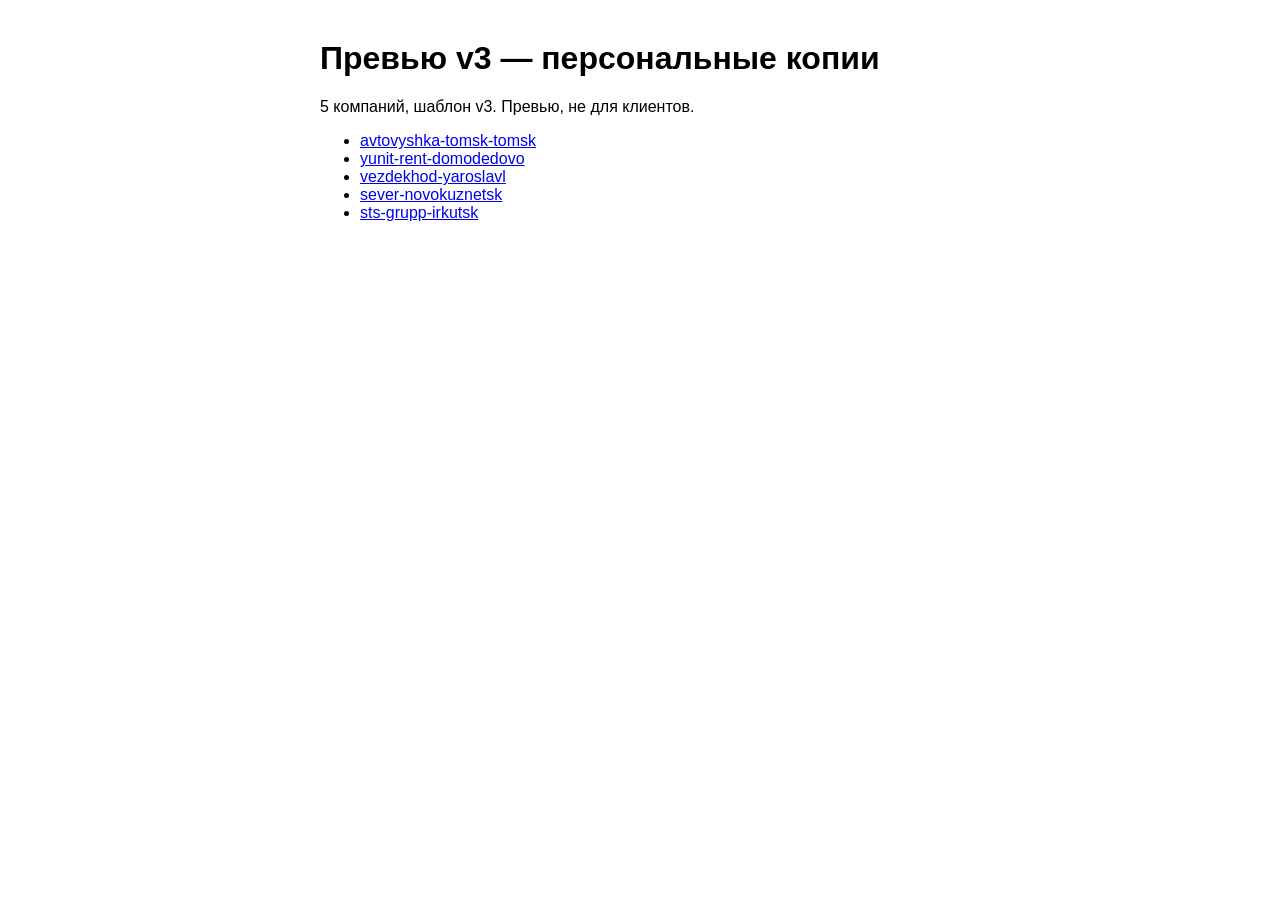
<file: index.html>
<!doctype html>
<html lang="ru"><head><meta charset="utf-8"><meta name="viewport" content="width=device-width, initial-scale=1">
<title>Превью v3 — персональные копии</title></head>
<body style="font-family:sans-serif;max-width:640px;margin:40px auto;padding:0 16px">
<h1>Превью v3 — персональные копии</h1>
<p>5 компаний, шаблон v3. Превью, не для клиентов.</p>
<ul>
  <li><a href="./avtovyshka-tomsk-tomsk/">avtovyshka-tomsk-tomsk</a></li>
  <li><a href="./yunit-rent-domodedovo/">yunit-rent-domodedovo</a></li>
  <li><a href="./vezdekhod-yaroslavl/">vezdekhod-yaroslavl</a></li>
  <li><a href="./sever-novokuznetsk/">sever-novokuznetsk</a></li>
  <li><a href="./sts-grupp-irkutsk/">sts-grupp-irkutsk</a></li>
</ul>
</body></html>
</file>
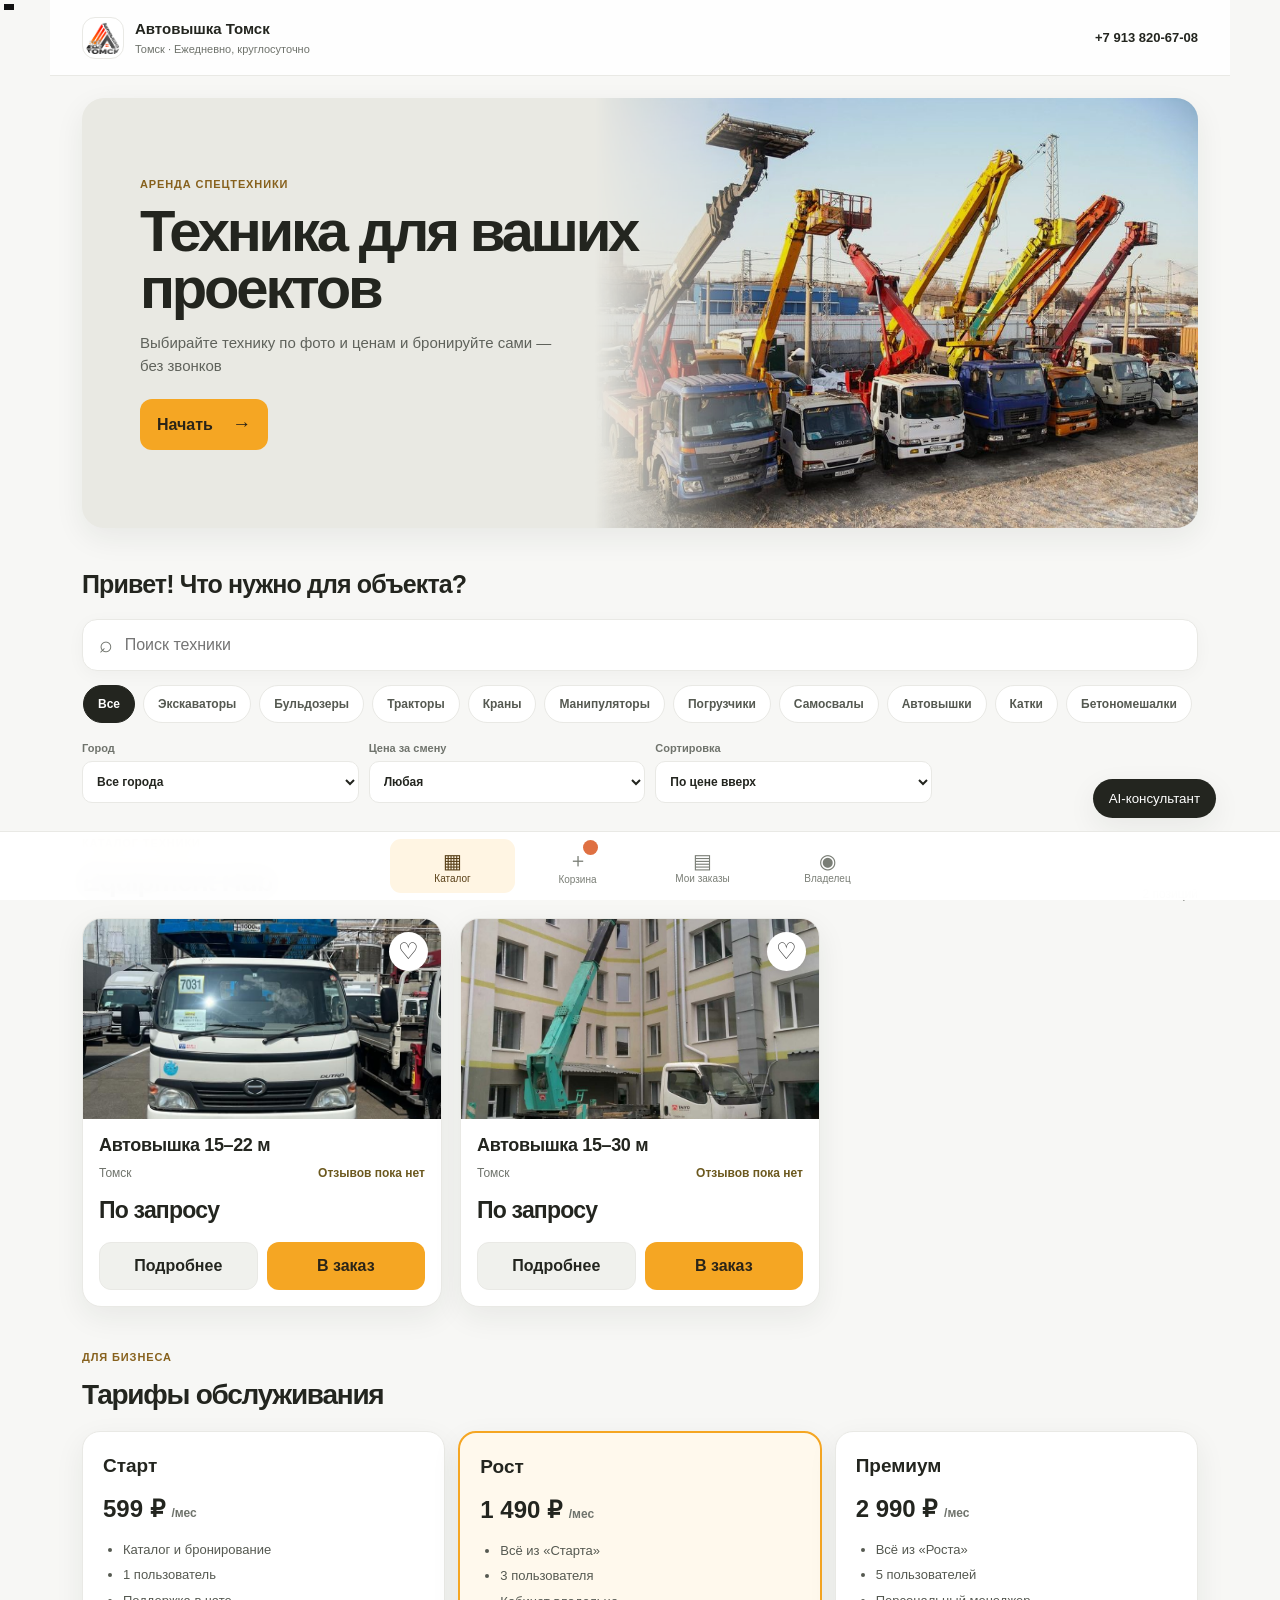
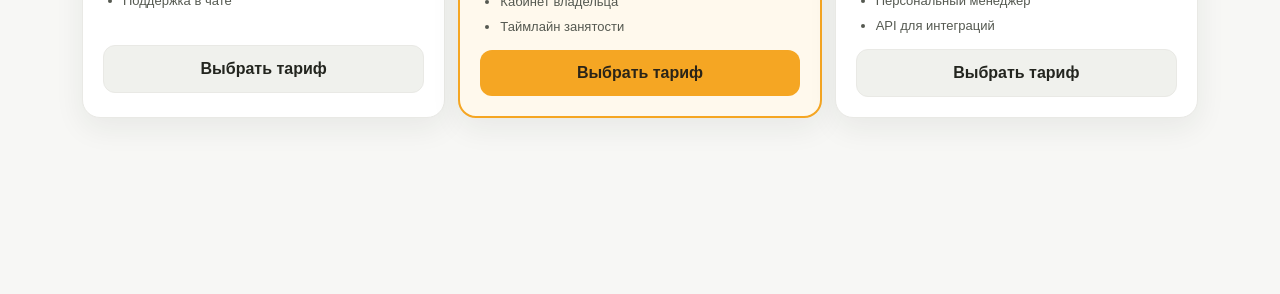
<file: avtovyshka-tomsk-tomsk/index.html>
<!doctype html>
<html lang="ru">
<head>
  <meta charset="utf-8">
  <meta name="viewport" content="width=device-width, initial-scale=1, viewport-fit=cover">
  <meta name="theme-color" content="#f7f7f5">
  <meta name="color-scheme" content="light">
  <meta name="apple-mobile-web-app-capable" content="yes">
  <meta name="mobile-web-app-capable" content="yes">
  <meta name="apple-mobile-web-app-status-bar-style" content="default">
  <title>СпецТех Аренда</title>
  <link rel="manifest" href="manifest.json">
  <link rel="icon" href="icon-192.png">
  <link rel="apple-touch-icon" href="icon-192.png">
  <link rel="stylesheet" href="styles.css">
</head>
<body>
  <main class="app-shell">
    <section id="catalog-screen" class="screen active" aria-label="Каталог"></section>
    <section id="detail-screen" class="screen" aria-label="Карточка техники"></section>
    <section id="cart-screen" class="screen" aria-label="Корзина и оформление"></section>
    <section id="orders-screen" class="screen" aria-label="Мои заказы"></section>
    <section id="owner-screen" class="screen" aria-label="Кабинет владельца"></section>
  </main>
  <nav class="bottom-nav" aria-label="Основная навигация">
    <button class="nav-button active" data-screen="catalog" aria-label="Каталог">▦<small>Каталог</small></button>
    <button class="nav-button" data-screen="cart" aria-label="Корзина">＋<small>Корзина</small><i id="cart-count"></i></button>
    <button class="nav-button" data-screen="orders" aria-label="Мои заказы">▤<small>Мои заказы</small></button>
    <button class="nav-button" data-screen="owner" aria-label="Владелец">◉<small>Владелец</small></button>
  </nav>
  <button class="ai-button" id="ai-chat" aria-label="Открыть AI-консультанта">AI-консультант</button>
  <div id="toast" class="toast" role="status" aria-live="polite"></div>
  <div id="debug-overflow" aria-live="polite"></div>
  <script src="config.js"></script>
  <script src="app.js"></script>
</body>
</html>
</file>
<file: avtovyshka-tomsk-tomsk/styles.css>
:root{color-scheme:light;--bg:#f7f7f5;--paper:#fff;--ink:#23251f;--muted:#6f736c;--accent:#F5A623;--accent-dark:#C77F0A;--line:#e9e9e5;--soft:#f0f1ec;--shadow:0 10px 30px rgba(35,37,31,.07);--content:1180px}*{box-sizing:border-box;min-width:0}html,body{overflow-x:clip;width:100%;max-width:100%;margin:0}html{scroll-behavior:smooth;scroll-padding-top:90px;-webkit-tap-highlight-color:transparent}body{background:var(--bg);color:var(--ink);font:16px/1.5 -apple-system,BlinkMacSystemFont,"Segoe UI",sans-serif}.app-shell{width:100%;min-height:100dvh;padding-bottom:86px}.screen{display:none;width:100%;max-width:var(--content);margin:0 auto;padding:0 24px 48px}.screen.active{display:block}.topline{height:76px;margin:0 -24px;padding:0 24px;display:flex;align-items:center;justify-content:space-between;gap:12px;background:rgba(255,255,255,.94);border-bottom:1px solid var(--line)}.brand-lockup{display:flex;align-items:center;gap:11px;color:inherit;text-decoration:none}.brand-mark{width:42px;height:42px;display:grid;place-items:center;flex:none;border-radius:13px;background:var(--accent);font-weight:900}.brand-lockup strong,.brand-lockup small{display:block}.brand-lockup strong{font-size:15px}.brand-lockup small{color:var(--muted);font-size:11px}.phone-link{color:var(--ink);font-size:13px;font-weight:750;text-decoration:none;white-space:nowrap}.hero{position:relative;min-height:375px;margin:22px 0 38px;padding:42px;display:flex;align-items:center;overflow:hidden;border-radius:22px;background:#e9e9e3;box-shadow:var(--shadow)}.hero-copy{position:relative;z-index:1;max-width:510px}.kicker{margin:0 0 9px;color:#87611d;font-size:11px;font-weight:800;letter-spacing:.08em;text-transform:uppercase}.hero h1,.page-heading h1{max-width:560px;margin:0;font-size:clamp(38px,5vw,58px);line-height:.99;letter-spacing:-.055em;font-weight:850}.hero-copy>p:not(.kicker){max-width:430px;margin:16px 0 22px;color:#5f625b;font-size:15px}.hero-photo{position:absolute;right:0;top:0;width:52%;height:100%;object-fit:cover;mask-image:linear-gradient(90deg,transparent 0%,#000 29%);mix-blend-mode:multiply}.button{min-height:46px;padding:11px 17px;border:0;border-radius:12px;background:var(--accent);color:#2a2418;font:inherit;font-weight:800;cursor:pointer}.button span{margin-left:15px;font-size:19px}.button.secondary{background:#f0f1ed;color:var(--ink);border:1px solid var(--line)}.button.danger{background:#f8e9e7;color:#9f372c}.welcome{margin-bottom:32px}.welcome h2{margin:0 0 15px;font-size:25px;letter-spacing:-.035em}.search{height:52px;display:flex;align-items:center;gap:10px;padding:0 16px;border:1px solid var(--line);border-radius:15px;background:#fff;box-shadow:0 4px 18px rgba(35,37,31,.035)}.search span{font-size:23px;color:var(--muted)}.search input{width:100%;border:0;outline:0;background:transparent;color:var(--ink);font:inherit}.chips{display:flex;gap:8px;overflow-x:auto;padding:14px 1px 8px;scrollbar-width:none}.chips::-webkit-scrollbar{display:none}.chip{flex:none;padding:9px 14px;border:1px solid var(--line);border-radius:99px;background:#fff;color:#555951;font:inherit;font-size:12px;font-weight:700;cursor:pointer}.chip.selected{background:var(--ink);border-color:var(--ink);color:#fff}.filters{display:grid;grid-template-columns:repeat(3,minmax(0,1fr));gap:10px;margin-top:9px}.filters label,.field span{display:block;color:var(--muted);font-size:11px;font-weight:700}.filters select,.cart-info select,.request-controls select{width:100%;min-height:42px;margin-top:5px;padding:8px 10px;border:1px solid var(--line);border-radius:10px;background:#fff;color:var(--ink);font:inherit;font-size:12px}.section-heading{display:flex;justify-content:space-between;align-items:end;gap:12px;margin-bottom:15px}.section-heading h2{margin:0;font-size:28px;letter-spacing:-.045em}.section-heading>span{color:var(--muted);font-size:12px}.machine-grid{display:grid;grid-template-columns:1fr;gap:16px}.machine-card{position:relative;overflow:hidden;border:1px solid var(--line);border-radius:19px;background:#fff;box-shadow:var(--shadow)}.machine-photo{display:block;width:100%;height:210px;object-fit:cover;background:#e8e9e3}.favorite{position:absolute;right:13px;top:13px;width:39px;height:39px;border:0;border-radius:50%;background:#fff;color:#333;font-size:23px;cursor:pointer;box-shadow:0 4px 14px #0002}.favorite.liked{color:#e14e42}.machine-content{padding:16px}.machine-content h3{margin:0;font-size:18px;line-height:1.2;letter-spacing:-.02em}.machine-meta{display:flex;justify-content:space-between;gap:8px;margin:8px 0;color:var(--muted);font-size:12px}.machine-meta span{color:#6c591f;font-weight:750;white-space:nowrap}.price-line{margin:11px 0 14px;font-size:23px;font-weight:850;letter-spacing:-.035em}.price-line small{color:var(--muted);font-size:12px;font-weight:550;letter-spacing:0}.card-actions,.detail-actions{display:grid;grid-template-columns:1fr 1fr;gap:9px}.tariffs{margin:42px 0}.tariff-grid{display:grid;grid-template-columns:1fr;gap:13px}.tariff-card{padding:20px;border:1px solid var(--line);border-radius:18px;background:#fff;box-shadow:var(--shadow)}.tariff-card.featured{border:2px solid var(--accent);background:#fff9ed}.tariff-card h3{margin:0 0 10px;font-size:19px}.tariff-card>strong{font-size:24px}.tariff-card>strong small{font-size:12px;color:var(--muted)}.tariff-card ul{min-height:92px;padding-left:20px;color:#555951;font-size:13px}.tariff-card li{margin:6px 0}.tariff-card .button{width:100%}.bottom-nav{position:fixed;z-index:8;bottom:0;left:0;width:100%;display:grid;grid-template-columns:repeat(4,minmax(0,1fr));padding:7px max(8px,calc((100vw - 500px)/2)) max(7px,env(safe-area-inset-bottom));border-top:1px solid var(--line);background:rgba(255,255,255,.97);backdrop-filter:blur(12px)}.nav-button{position:relative;min-height:54px;border:0;border-radius:11px;background:transparent;color:#7a7e76;font-size:20px;cursor:pointer}.nav-button small{display:block;font:600 10px/1.3 inherit;font-size:10px}.nav-button.active{background:#fff5e3;color:#594018}.nav-button i{position:absolute;top:1px;right:calc(50% - 20px);min-width:15px;height:15px;padding:0 4px;border-radius:9px;background:#df7042;color:#fff;font:700 9px/15px sans-serif;font-style:normal}.ai-button{position:fixed;z-index:7;right:max(15px,calc((100vw - 1180px)/2 + 14px));bottom:82px;padding:12px 16px;border:0;border-radius:99px;background:var(--ink);color:#fff;font:700 12px inherit;box-shadow:var(--shadow);cursor:pointer}.page-heading{padding:30px 0 18px}.page-heading h1{font-size:38px}.page-heading>p:last-child{color:var(--muted);font-size:13px}.back-button{margin:24px 0 16px;padding:10px 13px;border:0;border-radius:11px;background:#fff;color:var(--ink);font:700 13px inherit;box-shadow:var(--shadow);cursor:pointer}.detail-card{overflow:hidden;border-radius:20px;background:#fff;box-shadow:var(--shadow)}.detail-photo{display:block;width:100%;height:250px;object-fit:cover}.detail-content{padding:21px}.detail-content h1{margin:0;font-size:29px;line-height:1.08;letter-spacing:-.04em}.detail-content h2{margin:23px 0 10px;font-size:18px}.spec-table{margin:0}.spec-table div{display:flex;justify-content:space-between;gap:12px;padding:10px 0;border-bottom:1px solid var(--line);font-size:13px}.spec-table dt{color:var(--muted)}.spec-table dd{margin:0;font-weight:700;text-align:right}.description{color:#555951;font-size:14px}.detail-actions{margin-top:20px}.checkout-grid{display:grid;gap:18px}.cart-list{display:grid;gap:13px}.cart-item{display:flex;gap:13px;padding:12px;border-radius:17px;background:#fff;box-shadow:var(--shadow)}.cart-photo{width:100px;height:100px;flex:0 0 100px;object-fit:cover;border-radius:12px}.cart-info{flex:1}.cart-info h2{margin:0;font-size:15px;line-height:1.2}.cart-info>p{margin:5px 0 9px;color:var(--muted);font-size:11px}.cart-info label{font-size:10px;color:var(--muted)}.cart-info select{margin:3px 0 7px}.stepper{display:flex;align-items:center;gap:9px;flex-wrap:wrap;font-size:11px}.stepper span{color:var(--muted)}.stepper button:not(.remove){width:29px;height:29px;border:1px solid var(--line);border-radius:9px;background:#fff;font-size:18px;cursor:pointer}.stepper b{font-size:13px}.stepper .remove{padding:5px 0;border:0;background:none;color:#a34b42;font:inherit;cursor:pointer}.line-total{display:block;margin-top:7px;font-size:16px}.checkout-form{padding:19px;border-radius:17px;background:#fff;box-shadow:var(--shadow)}.checkout-form h2{margin:0 0 16px;font-size:20px}.field{display:block;margin:13px 0}.field input,.field select{width:100%;min-height:46px;margin-top:5px;padding:10px 12px;border:1px solid var(--line);border-radius:10px;background:#fff;font:inherit;font-size:14px}.order-summary{margin:18px 0;padding:14px;border-radius:13px;background:var(--bg)}.order-summary h3{margin:0 0 10px}.order-summary p{margin:7px 0;color:#555951;font-size:12px}.grand-total{display:flex;justify-content:space-between;margin-top:13px;padding-top:12px;border-top:1px solid var(--line)}.grand-total strong{font-size:21px}.checkout-form>.button{width:100%}.error{color:#a33;font-size:12px}.success-card{max-width:650px;margin:28px auto;padding:24px;text-align:center;border-radius:19px;background:#fff;box-shadow:var(--shadow)}.success-mark{width:54px;height:54px;display:grid;place-items:center;margin:0 auto 13px;border-radius:50%;background:#e7f2e4;color:#49824d;font-size:29px;font-weight:800}.success-card h1{margin:0;font-size:29px}.order-code{display:block;width:max-content;max-width:100%;margin:10px auto;padding:9px 14px;border-radius:10px;background:#fff4df;color:#8b5e14;font-size:18px}.success-details{margin:18px 0;padding:12px 15px;border-radius:12px;background:var(--bg);text-align:left}.success-details p{display:flex;justify-content:space-between;gap:10px;margin:9px 0;font-size:12px;overflow-wrap:anywhere}.success-card>.button{width:100%}.order-list,.request-list{display:grid;gap:12px}.order-card,.request-card{padding:16px;border-radius:16px;background:#fff;box-shadow:var(--shadow)}.order-top{display:flex;justify-content:space-between;align-items:center;gap:10px}.order-top strong{font-size:14px}.status,.demo-tag{padding:5px 9px;border-radius:99px;background:#edf0e9;color:#5e7359;font-size:10px;font-weight:750}.status.new{background:#fff1d9;color:#8e621c}.status.progress{background:#e7eff8;color:#3e648a}.status.done{background:#e9eee8;color:#587454}.order-card p,.request-card p{margin:9px 0;color:#555951;font-size:12px}.order-card>strong{font-size:16px}.demo-tag{display:inline-block;margin-left:7px;background:#f0f1ed;color:#74786f}.owner-section{margin:24px 0 32px}.owner-section .section-heading h2{font-size:22px}.request-controls{display:flex;align-items:end;gap:10px;margin-top:12px}.request-controls label{flex:1;color:var(--muted);font-size:11px}.request-controls .button{min-height:40px}.timeline-wrap{width:100%;overflow-x:auto;border-radius:13px;background:#fff;box-shadow:var(--shadow)}.timeline{width:100%;min-width:680px;border-collapse:collapse;font-size:10px}.timeline th,.timeline td{padding:9px 7px;border-bottom:1px solid var(--line);text-align:center}.timeline th:first-child{text-align:left}.timeline tbody th{max-width:150px;font-weight:650}.timeline td{border-left:2px solid #fff}.timeline td.free{background:#eaf3e7;color:#50744d}.timeline td.busy{background:#ffe7bf;color:#8b5a13}.legend{display:flex;align-items:center;gap:7px;color:var(--muted);font-size:11px}.busy-key,.free-key{width:13px;height:13px;border-radius:4px;background:#ffe7bf}.free-key{margin-left:10px;background:#eaf3e7}.price-list{padding:4px 15px 15px;border-radius:15px;background:#fff;box-shadow:var(--shadow)}.price-row{display:flex;align-items:center;justify-content:space-between;gap:12px;padding:11px 0;border-bottom:1px solid var(--line);font-size:12px}.price-row input{width:112px;min-height:40px;padding:8px;border:1px solid var(--line);border-radius:9px;font:inherit}.price-list>.button{width:100%;margin-top:13px}.fleet-list{display:grid;gap:9px}.fleet-entry{display:flex;align-items:center;gap:11px;padding:10px;border-radius:14px;background:#fff;box-shadow:var(--shadow)}.fleet-photo{width:65px;height:54px;flex:none;object-fit:cover;border-radius:9px}.fleet-entry>div{flex:1}.fleet-entry strong,.fleet-entry small{display:block}.fleet-entry strong{font-size:12px}.fleet-entry small{margin-top:4px;color:var(--muted);font-size:10px}.fleet-entry .button{padding:8px 10px;font-size:11px}.add-machine{margin-top:16px;padding:17px;border-radius:15px;background:#fff;box-shadow:var(--shadow)}.add-machine h3{margin:0}.form-grid{display:grid;grid-template-columns:1fr 1fr;gap:2px 10px}.form-grid .wide{grid-column:1/-1}.add-machine>.button{width:100%}.reset-button{width:100%;max-width:340px;display:block;margin:12px auto}.empty{padding:22px;border-radius:15px;background:#fff;text-align:center;color:var(--muted)}.empty.panel{box-shadow:var(--shadow)}.empty .button{margin-top:10px}.toast{position:fixed;z-index:20;left:50%;bottom:92px;max-width:calc(100vw - 28px);padding:12px 16px;transform:translate(-50%,15px);opacity:0;pointer-events:none;border-radius:12px;background:#292c27;color:#fff;text-align:center;font-size:12px;box-shadow:var(--shadow);transition:.2s}.toast.show{transform:translate(-50%,0);opacity:1}.chat-panel{position:fixed;z-index:15;right:14px;bottom:145px;width:min(360px,calc(100vw - 28px));overflow:hidden;border-radius:17px;background:#fff;box-shadow:0 12px 40px #0003}.chat-head{display:flex;justify-content:space-between;padding:14px;border-bottom:1px solid var(--line)}.chat-head button{border:0;background:none;font-size:22px}.chat-messages{max-height:220px;overflow:auto;padding:12px}.chat-user,.chat-reply,.chat-error{padding:9px;border-radius:10px;background:var(--bg);font-size:12px}.chat-user{margin-left:20px;background:#fff2dd}.chat-error{color:#a33}#chat-form{display:flex;gap:7px;padding:10px;border-top:1px solid var(--line)}#chat-form input{width:100%;min-width:0;padding:9px;border:1px solid var(--line);border-radius:9px;font:inherit}#chat-form .button{padding:8px;font-size:11px}#debug-overflow{position:fixed;z-index:30;left:4px;top:4px;padding:3px 5px;background:#111;color:#fff;font:11px monospace;pointer-events:none}button,a{touch-action:manipulation}button:focus-visible,a:focus-visible,input:focus-visible,select:focus-visible{outline:3px solid #d79b36;outline-offset:2px}@media(min-width:640px){.screen{padding-right:32px;padding-left:32px}.topline{margin:0 -32px;padding:0 32px}.machine-grid{grid-template-columns:repeat(2,minmax(0,1fr));gap:18px}.machine-photo{height:190px}.tariff-grid{grid-template-columns:repeat(3,minmax(0,1fr))}.checkout-grid{grid-template-columns:minmax(0,1.2fr) minmax(290px,.8fr);align-items:start}.checkout-form{position:sticky;top:18px}.detail-card{display:grid;grid-template-columns:1fr 1fr}.detail-photo{height:100%;min-height:460px}.detail-content{padding:30px}.request-list{grid-template-columns:repeat(2,minmax(0,1fr))}}@media(min-width:950px){.machine-grid{grid-template-columns:repeat(3,minmax(0,1fr))}.machine-photo{height:200px}.hero{min-height:430px;padding:58px}.hero-photo{width:54%}.filters{max-width:850px}.timeline{font-size:11px}}@media(max-width:390px){.screen{padding-right:16px;padding-left:16px}.topline{margin:0 -16px;padding:0 16px}.phone-link{font-size:11px}.hero{min-height:440px;padding:25px;align-items:flex-start}.hero-copy{padding-top:12px}.hero h1{font-size:39px}.hero-photo{top:auto;bottom:0;width:100%;height:54%;mask-image:linear-gradient(180deg,transparent 0%,#000 35%)}.filters{grid-template-columns:1fr}.filters label{display:flex;align-items:center;justify-content:space-between;gap:10px}.filters select{width:63%}.cart-item{gap:9px;padding:9px}.cart-photo{width:78px;height:78px;flex-basis:78px}.machine-content{padding:14px}.machine-content h3{font-size:16px}.stepper{gap:6px}.cart-info h2{font-size:14px}}@media(prefers-reduced-motion:reduce){*,*::before,*::after{scroll-behavior:auto!important;transition:none!important}}

.brand-logo{width:42px;height:42px;flex:none;border-radius:13px;object-fit:contain;background:#fff;border:1px solid var(--line);padding:3px}
</file>
